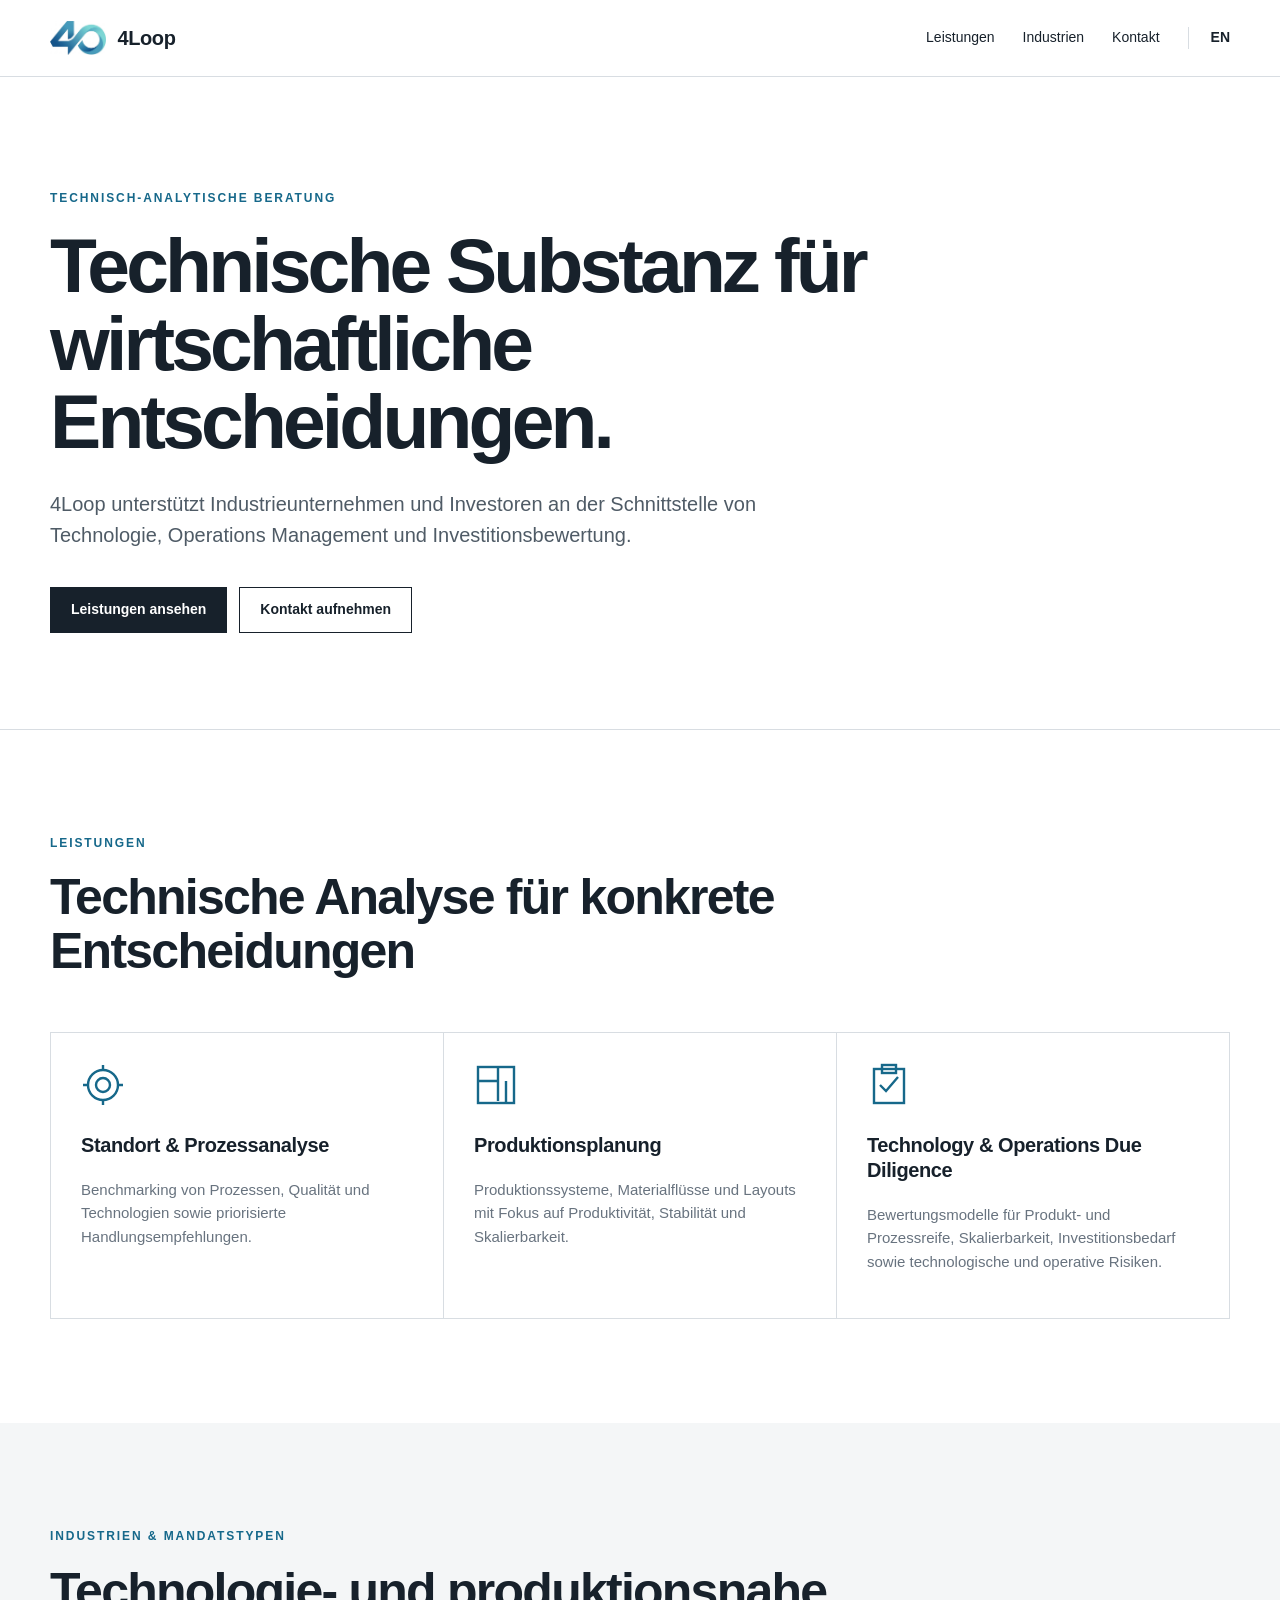
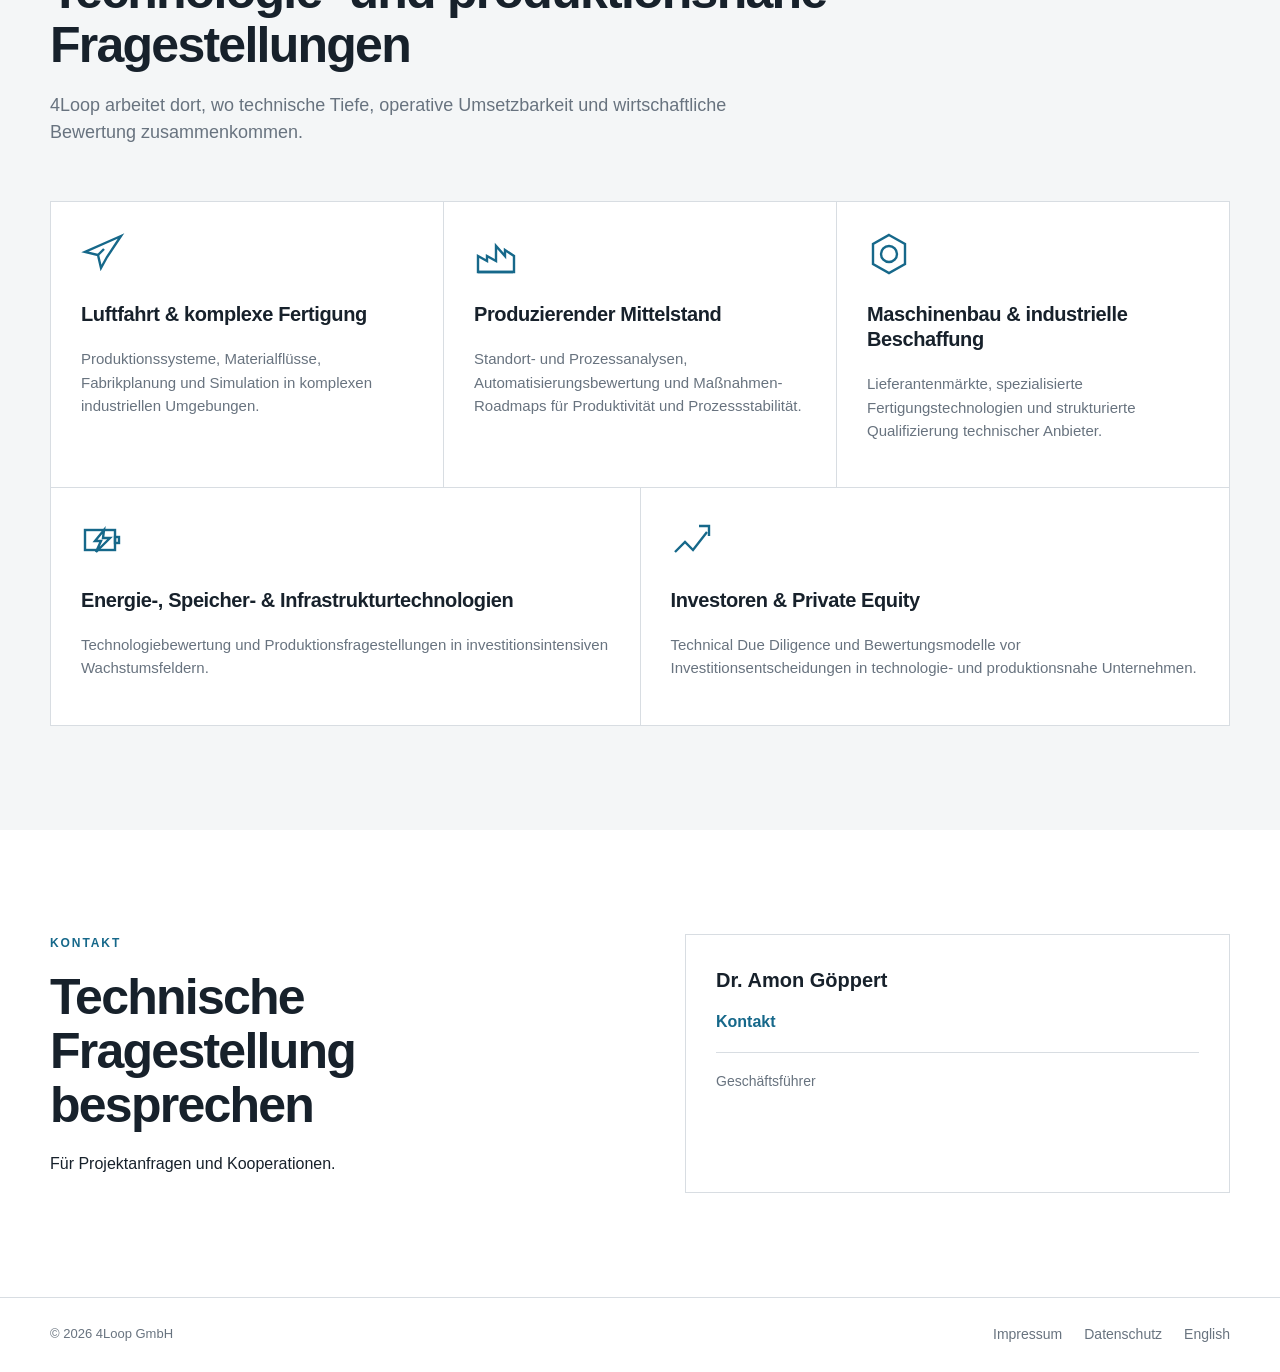
<file: index.html>
<!doctype html>
<html lang="de">
<head>
  <meta charset="utf-8">
  <meta name="viewport" content="width=device-width, initial-scale=1">
  <meta name="description" content="4Loop GmbH – technisch-analytische Beratung für Produktion, Lieferkette, Simulation und Investitionsentscheidungen.">
  <meta name="robots" content="noindex, nofollow">
  <title>4Loop GmbH | Technische Beratung für Produktion und Investitionsentscheidungen</title>
  <link rel="stylesheet" href="styles.css">
</head>
<body>
  <header class="site-header">
    <div class="container header-inner">
      <a class="brand" href="./" aria-label="4Loop Startseite">
        <img class="brand-mark" src="assets/logo.png" alt="4Loop">
        <span class="brand-name">4Loop</span>
      </a>
      <nav class="nav" aria-label="Hauptnavigation">
        <a href="#leistungen">Leistungen</a>
        <a href="#industrien">Industrien</a>
        <a href="#kontakt">Kontakt</a>
        <a class="lang-link" href="en/" lang="en">EN</a>
      </nav>
    </div>
  </header>

  <main>
    <section class="hero">
      <div class="container">
        <p class="eyebrow">Technisch-analytische Beratung</p>
        <h1>Technische Substanz für wirtschaftliche Entscheidungen.</h1>
        <p class="hero-copy">4Loop unterstützt Industrieunternehmen und Investoren an der Schnittstelle von Technologie, Operations Management und Investitionsbewertung.</p>
        <div class="hero-actions">
          <a class="button primary" href="#leistungen">Leistungen ansehen</a>
          <a class="button secondary" href="#kontakt">Kontakt aufnehmen</a>
        </div>
      </div>
    </section>

    <section class="section" id="leistungen">
      <div class="container">
        <div class="section-heading">
          <p class="eyebrow">Leistungen</p>
          <h2>Technische Analyse für konkrete Entscheidungen</h2>
        </div>
        <div class="card-grid services-grid">
          <article class="card">
            <span class="card-icon" aria-hidden="true"><svg viewBox="0 0 44 44" fill="none" stroke="currentColor" stroke-width="2.4"><circle cx="22" cy="22" r="15"/><circle cx="22" cy="22" r="7"/><path d="M22 2v6M22 36v6M2 22h6M36 22h6"/></svg></span>
            <h3>Standort & Prozessanalyse</h3>
            <p>Benchmarking von Prozessen, Qualität und Technologien sowie priorisierte Handlungsempfehlungen.</p>
          </article>
          <article class="card">
            <span class="card-icon" aria-hidden="true"><svg viewBox="0 0 44 44" fill="none" stroke="currentColor" stroke-width="2.4"><rect x="4" y="4" width="36" height="36"/><path d="M4 18h20M24 4v34M32 18v22"/></svg></span>
            <h3>Produktionsplanung</h3>
            <p>Produktionssysteme, Materialflüsse und Layouts mit Fokus auf Produktivität, Stabilität und Skalierbarkeit.</p>
          </article>
          <article class="card">
            <span class="card-icon" aria-hidden="true"><svg viewBox="0 0 44 44" fill="none" stroke="currentColor" stroke-width="2.4"><rect x="7" y="6" width="30" height="34"/><rect x="15" y="2" width="14" height="8"/><path d="M13 22l6 6 12-14"/></svg></span>
            <h3>Technology & Operations Due Diligence</h3>
            <p>Bewertungsmodelle für Produkt- und Prozessreife, Skalierbarkeit, Investitionsbedarf sowie technologische und operative Risiken.</p>
          </article>
        </div>
      </div>
    </section>

    <section class="section section-muted" id="industrien">
      <div class="container">
        <div class="section-heading">
          <p class="eyebrow">Industrien & Mandatstypen</p>
          <h2>Technologie- und produktionsnahe Fragestellungen</h2>
          <p>4Loop arbeitet dort, wo technische Tiefe, operative Umsetzbarkeit und wirtschaftliche Bewertung zusammenkommen.</p>
        </div>
        <div class="industry-grid">
          <article class="industry">
            <span class="card-icon" aria-hidden="true"><svg viewBox="0 0 44 44" fill="none" stroke="currentColor" stroke-width="2.4"><path d="M40 4 4 20l13 3 3 13 6-11z"/><path d="M17 23l6-6"/></svg></span>
            <h3>Luftfahrt & komplexe Fertigung</h3>
            <p>Produktionssysteme, Materialflüsse, Fabrikplanung und Simulation in komplexen industriellen Umgebungen.</p>
          </article>
          <article class="industry">
            <span class="card-icon" aria-hidden="true"><svg viewBox="0 0 44 44" fill="none" stroke="currentColor" stroke-width="2.4"><path d="M4 40V24l9 5v-5l9 5V14l9 10v-6l9 6v16z"/><path d="M4 40h35"/></svg></span>
            <h3>Produzierender Mittelstand</h3>
            <p>Standort- und Prozessanalysen, Automatisierungsbewertung und Maßnahmen-Roadmaps für Produktivität und Prozessstabilität.</p>
          </article>
          <article class="industry">
            <span class="card-icon" aria-hidden="true"><svg viewBox="0 0 44 44" fill="none" stroke="currentColor" stroke-width="2.4"><path d="M22 3 38 12v20L22 41 6 32V12z"/><circle cx="22" cy="22" r="8"/></svg></span>
            <h3>Maschinenbau & industrielle Beschaffung</h3>
            <p>Lieferantenmärkte, spezialisierte Fertigungstechnologien und strukturierte Qualifizierung technischer Anbieter.</p>
          </article>
          <article class="industry">
            <span class="card-icon" aria-hidden="true"><svg viewBox="0 0 44 44" fill="none" stroke="currentColor" stroke-width="2.4"><rect x="4" y="12" width="30" height="20"/><rect x="34" y="19" width="4" height="6"/><path d="M23 12l-9 11h6l-5 11 14-14h-7z"/></svg></span>
            <h3>Energie-, Speicher- & Infrastrukturtechnologien</h3>
            <p>Technologiebewertung und Produktionsfragestellungen in investitionsintensiven Wachstumsfeldern.</p>
          </article>
          <article class="industry">
            <span class="card-icon" aria-hidden="true"><svg viewBox="0 0 44 44" fill="none" stroke="currentColor" stroke-width="2.4"><path d="M4 34l10-10 8 8 14-18"/><path d="M28 8h10v10"/></svg></span>
            <h3>Investoren & Private Equity</h3>
            <p>Technical Due Diligence und Bewertungsmodelle vor Investitionsentscheidungen in technologie- und produktionsnahe Unternehmen.</p>
          </article>
        </div>
      </div>
    </section>

    <section class="section contact-section" id="kontakt">
      <div class="container contact-grid">
        <div>
          <p class="eyebrow">Kontakt</p>
          <h2>Technische Fragestellung besprechen</h2>
          <p>Für Projektanfragen und Kooperationen.</p>
        </div>
        <address class="contact-card">
          <strong>Dr. Amon Göppert</strong>
          <a class="contact-mail" href="mailto:4loop.gmbh@gmail.com">Kontakt</a>
          <span class="contact-meta">Geschäftsführer</span>
          <!-- TODO before go-live: durch offizielle Geschäfts-E-Mail-Adresse ersetzen (aktuell privates Gmail-Postfach als Platzhalter). -->
        </address>
      </div>
    </section>
  </main>

  <footer class="site-footer">
    <div class="container footer-inner">
      <span>© 2026 4Loop GmbH</span>
      <div class="footer-links">
        <a href="impressum.html">Impressum</a>
        <a href="datenschutz.html">Datenschutz</a>
        <a href="en/" lang="en">English</a>
      </div>
    </div>
  </footer>
</body>
</html>
</file>
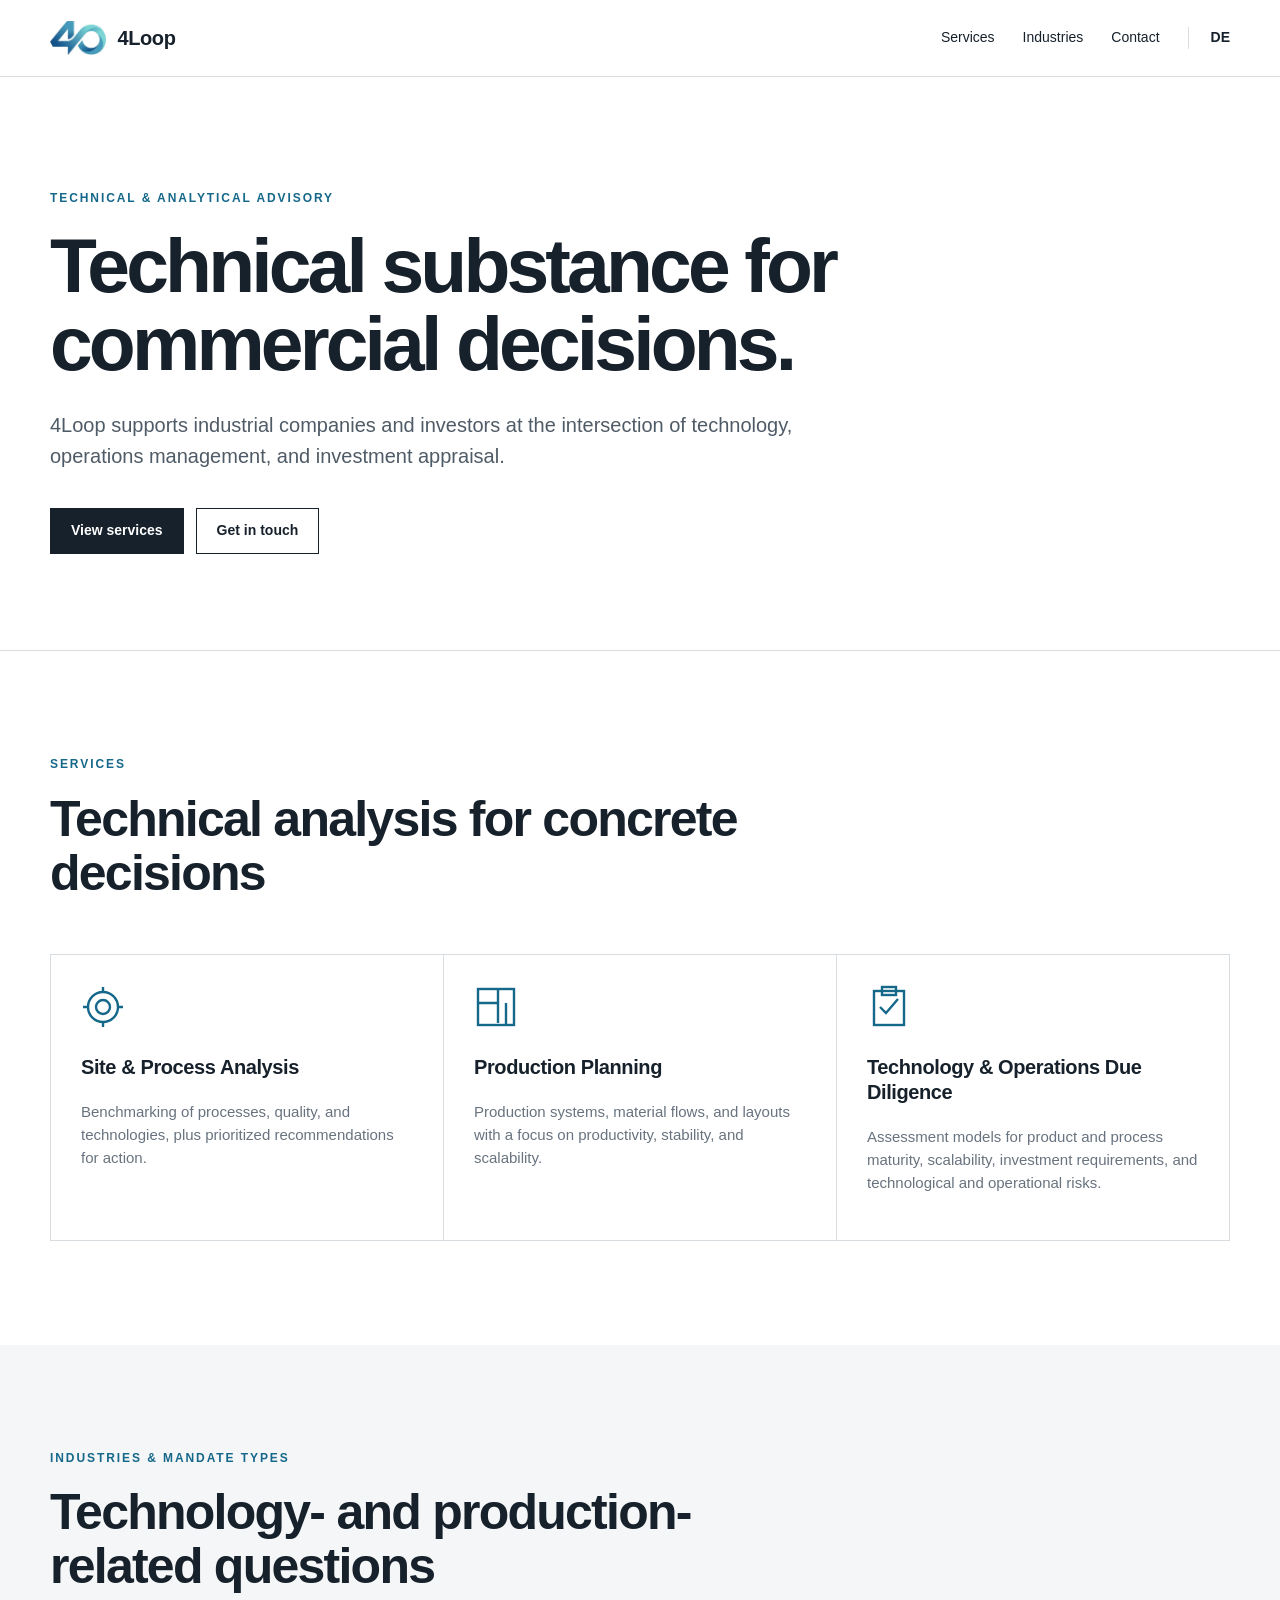
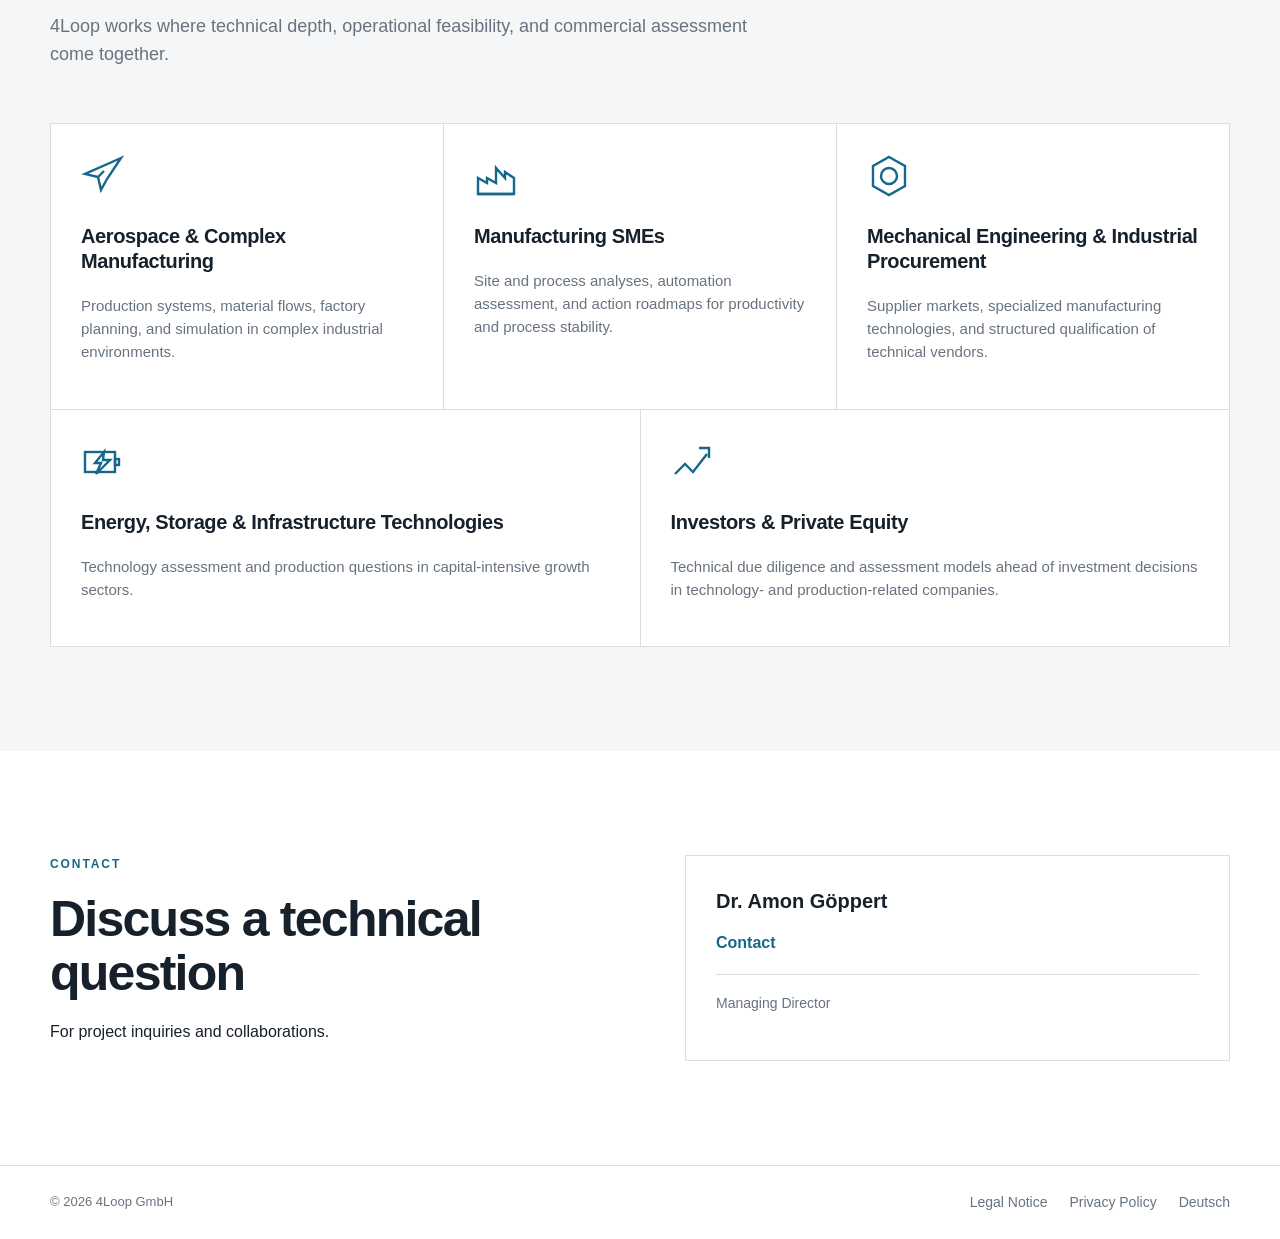
<file: en/index.html>
<!doctype html>
<html lang="en">
<head>
  <meta charset="utf-8">
  <meta name="viewport" content="width=device-width, initial-scale=1">
  <meta name="description" content="4Loop GmbH – technical and analytical advisory for production, operations, and investment decisions.">
  <meta name="robots" content="noindex, nofollow">
  <title>4Loop GmbH | Technical Advisory for Production and Investment Decisions</title>
  <link rel="stylesheet" href="../styles.css">
</head>
<body>
  <header class="site-header">
    <div class="container header-inner">
      <a class="brand" href="./" aria-label="4Loop home">
        <img class="brand-mark" src="../assets/logo.png" alt="4Loop">
        <span class="brand-name">4Loop</span>
      </a>
      <nav class="nav" aria-label="Main navigation">
        <a href="#services">Services</a>
        <a href="#industries">Industries</a>
        <a href="#contact">Contact</a>
        <a class="lang-link" href="../" lang="de">DE</a>
      </nav>
    </div>
  </header>

  <main>
    <section class="hero">
      <div class="container">
        <p class="eyebrow">Technical & Analytical Advisory</p>
        <h1>Technical substance for commercial decisions.</h1>
        <p class="hero-copy">4Loop supports industrial companies and investors at the intersection of technology, operations management, and investment appraisal.</p>
        <div class="hero-actions">
          <a class="button primary" href="#services">View services</a>
          <a class="button secondary" href="#contact">Get in touch</a>
        </div>
      </div>
    </section>

    <section class="section" id="services">
      <div class="container">
        <div class="section-heading">
          <p class="eyebrow">Services</p>
          <h2>Technical analysis for concrete decisions</h2>
        </div>
        <div class="card-grid services-grid">
          <article class="card">
            <span class="card-icon" aria-hidden="true"><svg viewBox="0 0 44 44" fill="none" stroke="currentColor" stroke-width="2.4"><circle cx="22" cy="22" r="15"/><circle cx="22" cy="22" r="7"/><path d="M22 2v6M22 36v6M2 22h6M36 22h6"/></svg></span>
            <h3>Site & Process Analysis</h3>
            <p>Benchmarking of processes, quality, and technologies, plus prioritized recommendations for action.</p>
          </article>
          <article class="card">
            <span class="card-icon" aria-hidden="true"><svg viewBox="0 0 44 44" fill="none" stroke="currentColor" stroke-width="2.4"><rect x="4" y="4" width="36" height="36"/><path d="M4 18h20M24 4v34M32 18v22"/></svg></span>
            <h3>Production Planning</h3>
            <p>Production systems, material flows, and layouts with a focus on productivity, stability, and scalability.</p>
          </article>
          <article class="card">
            <span class="card-icon" aria-hidden="true"><svg viewBox="0 0 44 44" fill="none" stroke="currentColor" stroke-width="2.4"><rect x="7" y="6" width="30" height="34"/><rect x="15" y="2" width="14" height="8"/><path d="M13 22l6 6 12-14"/></svg></span>
            <h3>Technology & Operations Due Diligence</h3>
            <p>Assessment models for product and process maturity, scalability, investment requirements, and technological and operational risks.</p>
          </article>
        </div>
      </div>
    </section>

    <section class="section section-muted" id="industries">
      <div class="container">
        <div class="section-heading">
          <p class="eyebrow">Industries & Mandate Types</p>
          <h2>Technology- and production-related questions</h2>
          <p>4Loop works where technical depth, operational feasibility, and commercial assessment come together.</p>
        </div>
        <div class="industry-grid">
          <article class="industry">
            <span class="card-icon" aria-hidden="true"><svg viewBox="0 0 44 44" fill="none" stroke="currentColor" stroke-width="2.4"><path d="M40 4 4 20l13 3 3 13 6-11z"/><path d="M17 23l6-6"/></svg></span>
            <h3>Aerospace & Complex Manufacturing</h3>
            <p>Production systems, material flows, factory planning, and simulation in complex industrial environments.</p>
          </article>
          <article class="industry">
            <span class="card-icon" aria-hidden="true"><svg viewBox="0 0 44 44" fill="none" stroke="currentColor" stroke-width="2.4"><path d="M4 40V24l9 5v-5l9 5V14l9 10v-6l9 6v16z"/><path d="M4 40h35"/></svg></span>
            <h3>Manufacturing SMEs</h3>
            <p>Site and process analyses, automation assessment, and action roadmaps for productivity and process stability.</p>
          </article>
          <article class="industry">
            <span class="card-icon" aria-hidden="true"><svg viewBox="0 0 44 44" fill="none" stroke="currentColor" stroke-width="2.4"><path d="M22 3 38 12v20L22 41 6 32V12z"/><circle cx="22" cy="22" r="8"/></svg></span>
            <h3>Mechanical Engineering & Industrial Procurement</h3>
            <p>Supplier markets, specialized manufacturing technologies, and structured qualification of technical vendors.</p>
          </article>
          <article class="industry">
            <span class="card-icon" aria-hidden="true"><svg viewBox="0 0 44 44" fill="none" stroke="currentColor" stroke-width="2.4"><rect x="4" y="12" width="30" height="20"/><rect x="34" y="19" width="4" height="6"/><path d="M23 12l-9 11h6l-5 11 14-14h-7z"/></svg></span>
            <h3>Energy, Storage & Infrastructure Technologies</h3>
            <p>Technology assessment and production questions in capital-intensive growth sectors.</p>
          </article>
          <article class="industry">
            <span class="card-icon" aria-hidden="true"><svg viewBox="0 0 44 44" fill="none" stroke="currentColor" stroke-width="2.4"><path d="M4 34l10-10 8 8 14-18"/><path d="M28 8h10v10"/></svg></span>
            <h3>Investors & Private Equity</h3>
            <p>Technical due diligence and assessment models ahead of investment decisions in technology- and production-related companies.</p>
          </article>
        </div>
      </div>
    </section>

    <section class="section contact-section" id="contact">
      <div class="container contact-grid">
        <div>
          <p class="eyebrow">Contact</p>
          <h2>Discuss a technical question</h2>
          <p>For project inquiries and collaborations.</p>
        </div>
        <address class="contact-card">
          <strong>Dr. Amon Göppert</strong>
          <a class="contact-mail" href="mailto:4loop.gmbh@gmail.com">Contact</a>
          <span class="contact-meta">Managing Director</span>
        </address>
      </div>
    </section>
  </main>

  <footer class="site-footer">
    <div class="container footer-inner">
      <span>© 2026 4Loop GmbH</span>
      <div class="footer-links">
        <a href="impressum.html">Legal Notice</a>
        <a href="datenschutz.html">Privacy Policy</a>
        <a href="../" lang="de">Deutsch</a>
      </div>
    </div>
  </footer>
</body>
</html>
</file>
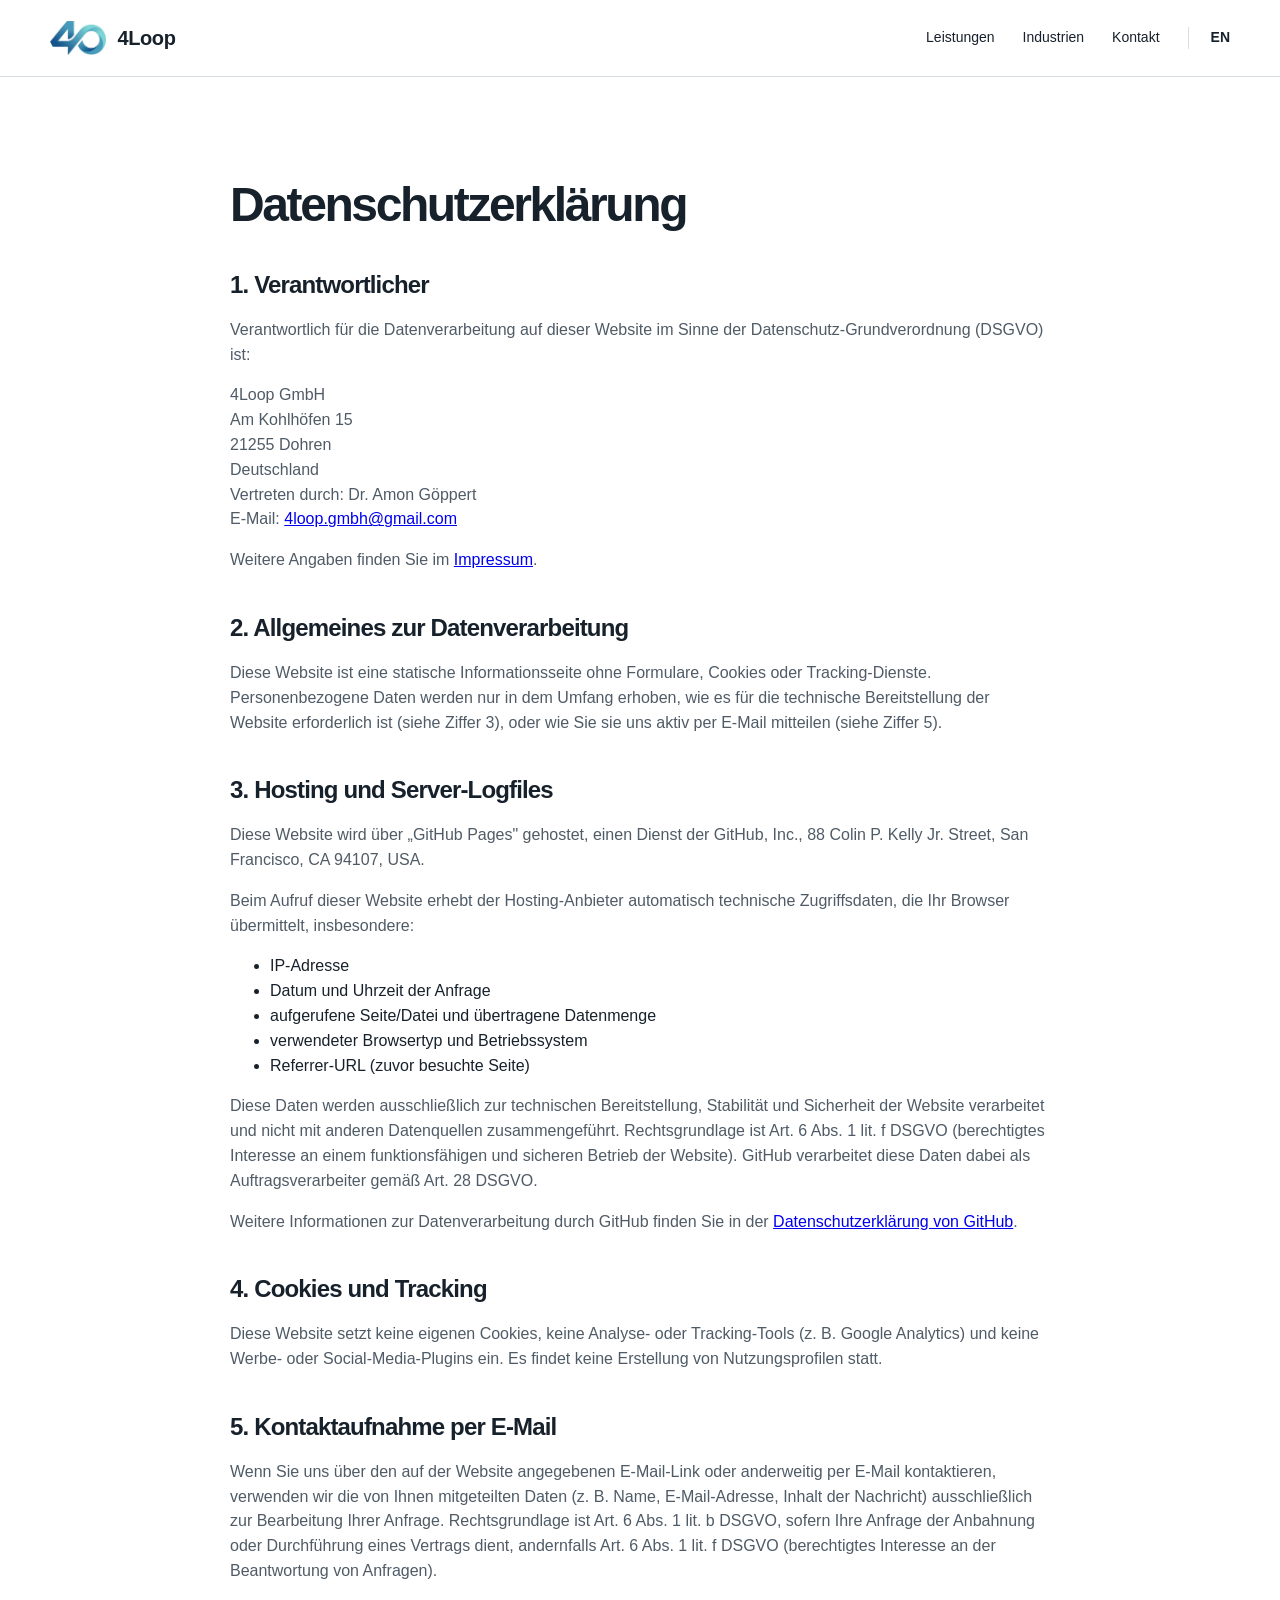
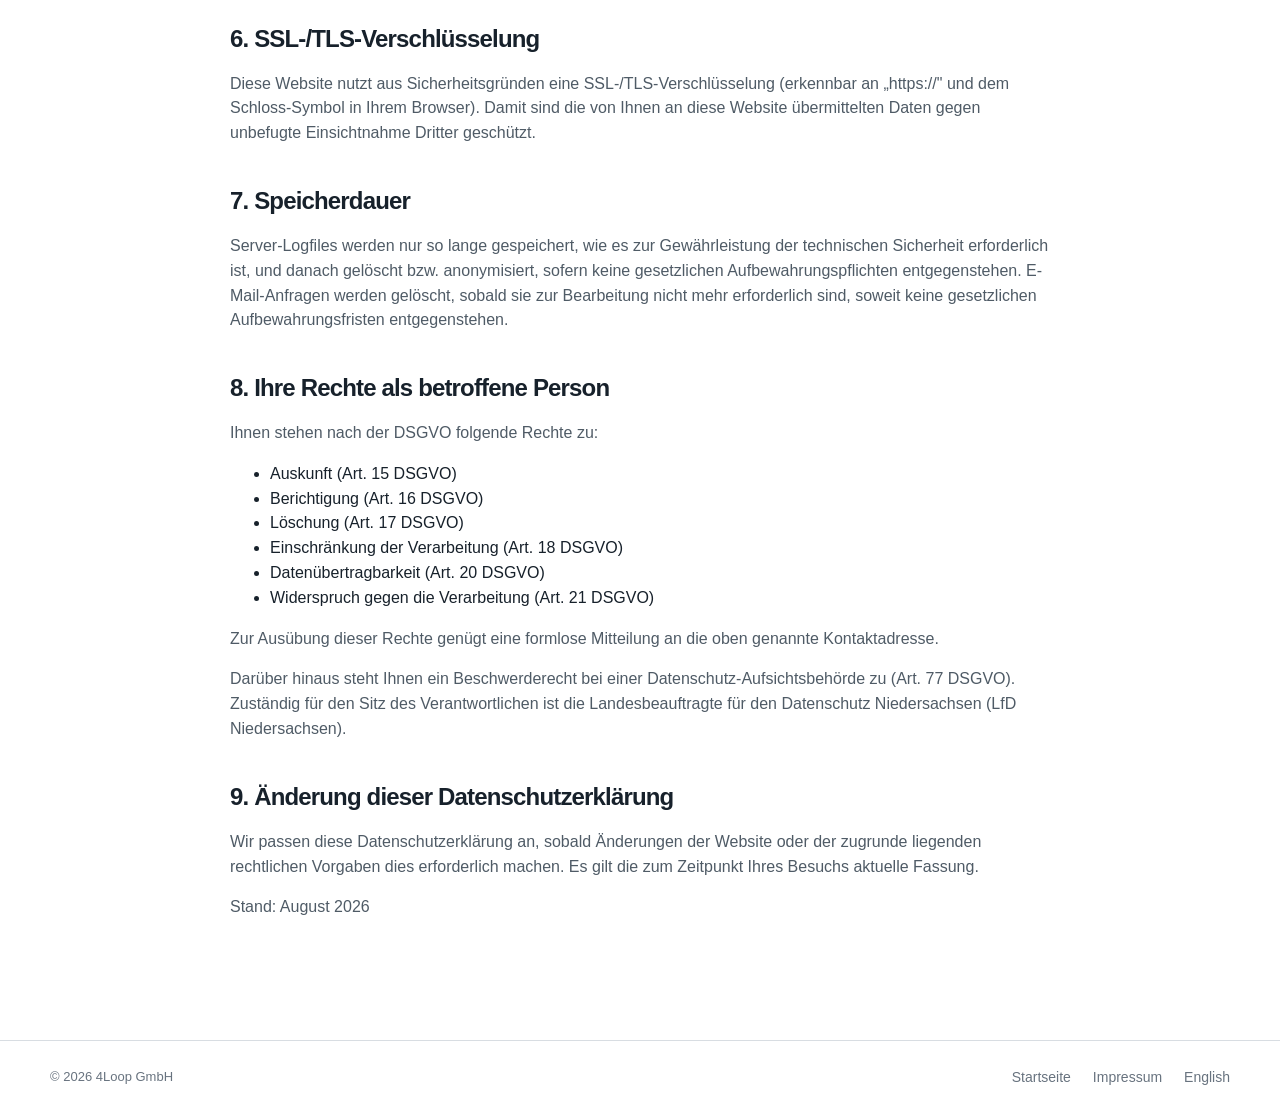
<file: datenschutz.html>
<!doctype html>
<html lang="de">
<head>
  <meta charset="utf-8">
  <meta name="viewport" content="width=device-width, initial-scale=1">
  <meta name="robots" content="noindex, nofollow">
  <title>Datenschutzerklärung | 4Loop GmbH</title>
  <link rel="stylesheet" href="styles.css">
</head>
<body>
  <header class="site-header">
    <div class="container header-inner">
      <a class="brand" href="./" aria-label="4Loop Startseite">
        <img class="brand-mark" src="assets/logo.png" alt="4Loop">
        <span class="brand-name">4Loop</span>
      </a>
      <nav class="nav" aria-label="Hauptnavigation">
        <a href="./#leistungen">Leistungen</a>
        <a href="./#industrien">Industrien</a>
        <a href="./#kontakt">Kontakt</a>
        <a class="lang-link" href="en/" lang="en">EN</a>
      </nav>
    </div>
  </header>

  <main>
    <section class="section">
      <div class="container legal">
        <h1>Datenschutzerklärung</h1>

        <h2>1. Verantwortlicher</h2>
        <p>Verantwortlich für die Datenverarbeitung auf dieser Website im Sinne der Datenschutz-Grundverordnung (DSGVO) ist:</p>
        <p>4Loop GmbH<br>Am Kohlhöfen 15<br>21255 Dohren<br>Deutschland<br>Vertreten durch: Dr. Amon Göppert<br>E-Mail: <a href="mailto:4loop.gmbh@gmail.com">4loop.gmbh@gmail.com</a></p>
        <p>Weitere Angaben finden Sie im <a href="impressum.html">Impressum</a>.</p>

        <h2>2. Allgemeines zur Datenverarbeitung</h2>
        <p>Diese Website ist eine statische Informationsseite ohne Formulare, Cookies oder Tracking-Dienste. Personenbezogene Daten werden nur in dem Umfang erhoben, wie es für die technische Bereitstellung der Website erforderlich ist (siehe Ziffer 3), oder wie Sie sie uns aktiv per E-Mail mitteilen (siehe Ziffer 5).</p>

        <h2>3. Hosting und Server-Logfiles</h2>
        <p>Diese Website wird über „GitHub Pages" gehostet, einen Dienst der GitHub, Inc., 88 Colin P. Kelly Jr. Street, San Francisco, CA 94107, USA.</p>
        <p>Beim Aufruf dieser Website erhebt der Hosting-Anbieter automatisch technische Zugriffsdaten, die Ihr Browser übermittelt, insbesondere:</p>
        <ul>
          <li>IP-Adresse</li>
          <li>Datum und Uhrzeit der Anfrage</li>
          <li>aufgerufene Seite/Datei und übertragene Datenmenge</li>
          <li>verwendeter Browsertyp und Betriebssystem</li>
          <li>Referrer-URL (zuvor besuchte Seite)</li>
        </ul>
        <p>Diese Daten werden ausschließlich zur technischen Bereitstellung, Stabilität und Sicherheit der Website verarbeitet und nicht mit anderen Datenquellen zusammengeführt. Rechtsgrundlage ist Art. 6 Abs. 1 lit. f DSGVO (berechtigtes Interesse an einem funktionsfähigen und sicheren Betrieb der Website). GitHub verarbeitet diese Daten dabei als Auftragsverarbeiter gemäß Art. 28 DSGVO.</p>
        <p>Weitere Informationen zur Datenverarbeitung durch GitHub finden Sie in der <a href="https://docs.github.com/site-policy/privacy-policies/github-privacy-statement" target="_blank" rel="noopener">Datenschutzerklärung von GitHub</a>.</p>

        <h2>4. Cookies und Tracking</h2>
        <p>Diese Website setzt keine eigenen Cookies, keine Analyse- oder Tracking-Tools (z. B. Google Analytics) und keine Werbe- oder Social-Media-Plugins ein. Es findet keine Erstellung von Nutzungsprofilen statt.</p>

        <h2>5. Kontaktaufnahme per E-Mail</h2>
        <p>Wenn Sie uns über den auf der Website angegebenen E-Mail-Link oder anderweitig per E-Mail kontaktieren, verwenden wir die von Ihnen mitgeteilten Daten (z. B. Name, E-Mail-Adresse, Inhalt der Nachricht) ausschließlich zur Bearbeitung Ihrer Anfrage. Rechtsgrundlage ist Art. 6 Abs. 1 lit. b DSGVO, sofern Ihre Anfrage der Anbahnung oder Durchführung eines Vertrags dient, andernfalls Art. 6 Abs. 1 lit. f DSGVO (berechtigtes Interesse an der Beantwortung von Anfragen).</p>

        <h2>6. SSL-/TLS-Verschlüsselung</h2>
        <p>Diese Website nutzt aus Sicherheitsgründen eine SSL-/TLS-Verschlüsselung (erkennbar an „https://" und dem Schloss-Symbol in Ihrem Browser). Damit sind die von Ihnen an diese Website übermittelten Daten gegen unbefugte Einsichtnahme Dritter geschützt.</p>

        <h2>7. Speicherdauer</h2>
        <p>Server-Logfiles werden nur so lange gespeichert, wie es zur Gewährleistung der technischen Sicherheit erforderlich ist, und danach gelöscht bzw. anonymisiert, sofern keine gesetzlichen Aufbewahrungspflichten entgegenstehen. E-Mail-Anfragen werden gelöscht, sobald sie zur Bearbeitung nicht mehr erforderlich sind, soweit keine gesetzlichen Aufbewahrungsfristen entgegenstehen.</p>

        <h2>8. Ihre Rechte als betroffene Person</h2>
        <p>Ihnen stehen nach der DSGVO folgende Rechte zu:</p>
        <ul>
          <li>Auskunft (Art. 15 DSGVO)</li>
          <li>Berichtigung (Art. 16 DSGVO)</li>
          <li>Löschung (Art. 17 DSGVO)</li>
          <li>Einschränkung der Verarbeitung (Art. 18 DSGVO)</li>
          <li>Datenübertragbarkeit (Art. 20 DSGVO)</li>
          <li>Widerspruch gegen die Verarbeitung (Art. 21 DSGVO)</li>
        </ul>
        <p>Zur Ausübung dieser Rechte genügt eine formlose Mitteilung an die oben genannte Kontaktadresse.</p>
        <p>Darüber hinaus steht Ihnen ein Beschwerderecht bei einer Datenschutz-Aufsichtsbehörde zu (Art. 77 DSGVO). Zuständig für den Sitz des Verantwortlichen ist die Landesbeauftragte für den Datenschutz Niedersachsen (LfD Niedersachsen).</p>

        <h2>9. Änderung dieser Datenschutzerklärung</h2>
        <p>Wir passen diese Datenschutzerklärung an, sobald Änderungen der Website oder der zugrunde liegenden rechtlichen Vorgaben dies erforderlich machen. Es gilt die zum Zeitpunkt Ihres Besuchs aktuelle Fassung.</p>
        <p>Stand: August 2026</p>

        <!-- TODO before go-live: rechtliche Prüfung durch Anwalt/Steuerberater empfohlen; bei Ergänzung von Analytics, Newsletter, Formularen o.ä. diese Erklärung entsprechend erweitern. -->
      </div>
    </section>
  </main>

  <footer class="site-footer">
    <div class="container footer-inner">
      <span>© 2026 4Loop GmbH</span>
      <div class="footer-links">
        <a href="./">Startseite</a>
        <a href="impressum.html">Impressum</a>
        <a href="en/" lang="en">English</a>
      </div>
    </div>
  </footer>
</body>
</html>
</file>
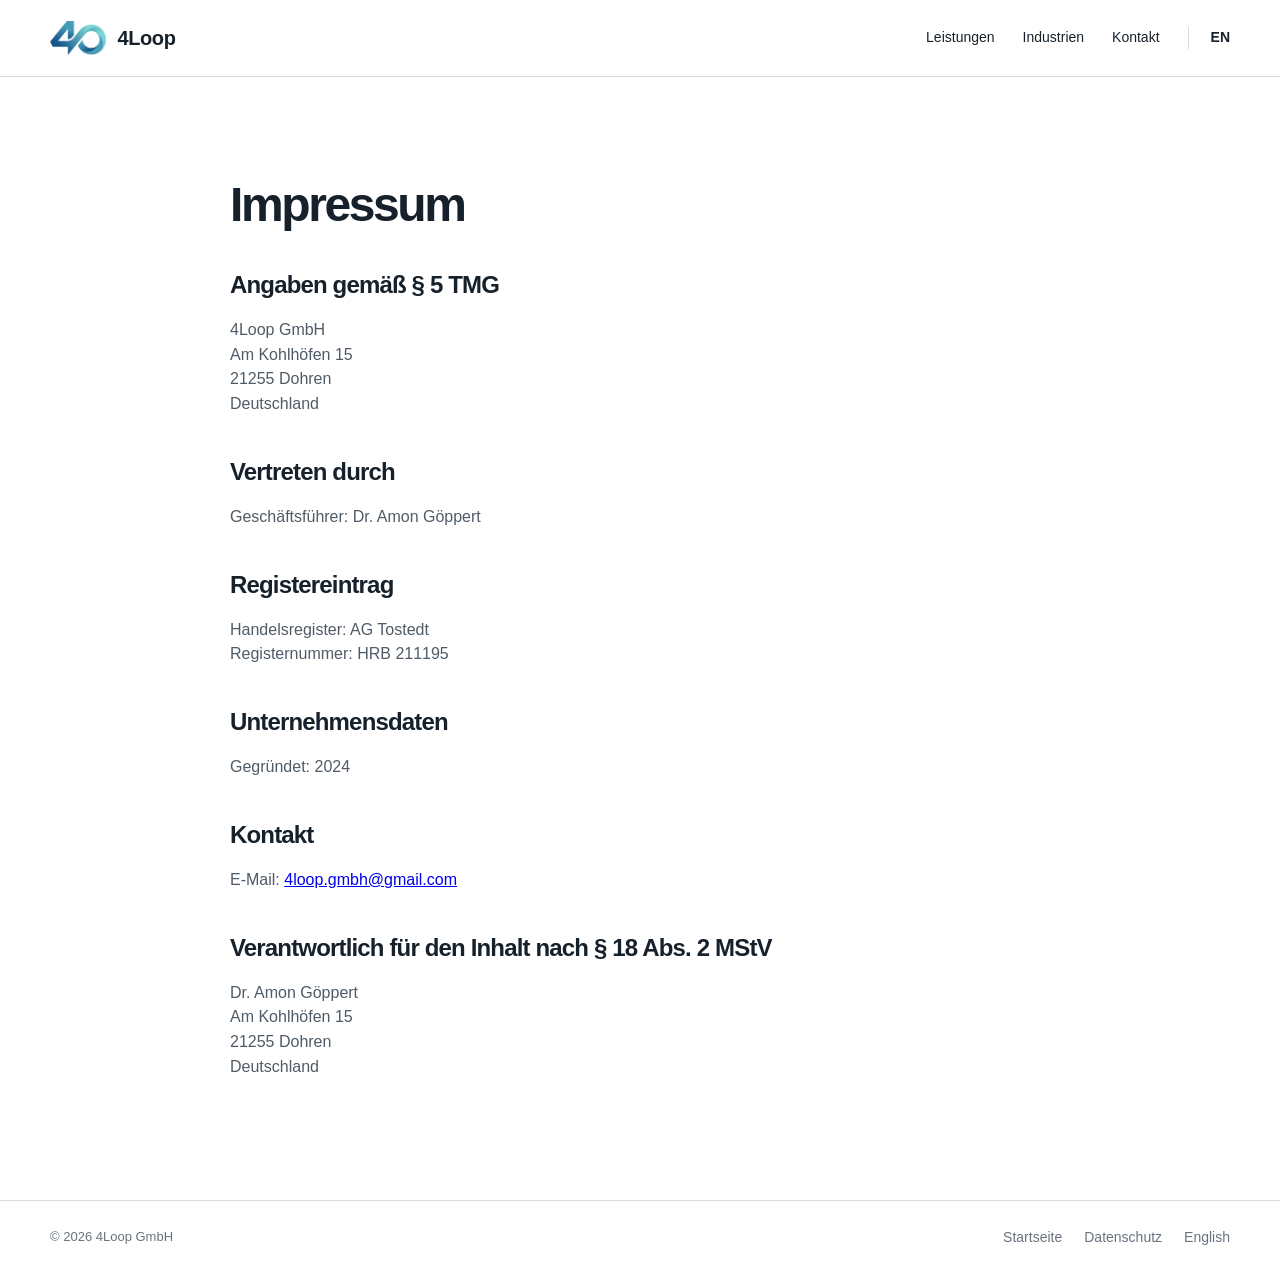
<file: impressum.html>
<!doctype html>
<html lang="de">
<head>
  <meta charset="utf-8">
  <meta name="viewport" content="width=device-width, initial-scale=1">
  <meta name="robots" content="noindex, nofollow">
  <title>Impressum | 4Loop GmbH</title>
  <link rel="stylesheet" href="styles.css">
</head>
<body>
  <header class="site-header">
    <div class="container header-inner">
      <a class="brand" href="./" aria-label="4Loop Startseite">
        <img class="brand-mark" src="assets/logo.png" alt="4Loop">
        <span class="brand-name">4Loop</span>
      </a>
      <nav class="nav" aria-label="Hauptnavigation">
        <a href="./#leistungen">Leistungen</a>
        <a href="./#industrien">Industrien</a>
        <a href="./#kontakt">Kontakt</a>
        <a class="lang-link" href="en/" lang="en">EN</a>
      </nav>
    </div>
  </header>

  <main>
    <section class="section">
      <div class="container legal">
        <h1>Impressum</h1>

        <h2>Angaben gemäß § 5 TMG</h2>
        <p>4Loop GmbH<br>Am Kohlhöfen 15<br>21255 Dohren<br>Deutschland</p>

        <h2>Vertreten durch</h2>
        <p>Geschäftsführer: Dr. Amon Göppert</p>

        <h2>Registereintrag</h2>
        <p>Handelsregister: AG Tostedt<br>Registernummer: HRB 211195</p>

        <h2>Unternehmensdaten</h2>
        <p>Gegründet: 2024</p>

        <h2>Kontakt</h2>
        <p>E-Mail: <a href="mailto:4loop.gmbh@gmail.com">4loop.gmbh@gmail.com</a></p>
        <!-- TODO before go-live: durch offizielle Geschäfts-E-Mail-Adresse ersetzen (aktuell privates Gmail-Postfach als Platzhalter); Telefonnummer ergänzen. -->
        <!-- TODO before go-live: add Umsatzsteuer-ID (§ 27a UStG), falls vorhanden. -->

        <h2>Verantwortlich für den Inhalt nach § 18 Abs. 2 MStV</h2>
        <p>Dr. Amon Göppert<br>Am Kohlhöfen 15<br>21255 Dohren<br>Deutschland</p>
      </div>
    </section>
  </main>

  <footer class="site-footer">
    <div class="container footer-inner">
      <span>© 2026 4Loop GmbH</span>
      <div class="footer-links">
        <a href="./">Startseite</a>
        <a href="datenschutz.html">Datenschutz</a>
        <a href="en/" lang="en">English</a>
      </div>
    </div>
  </footer>
</body>
</html>
</file>
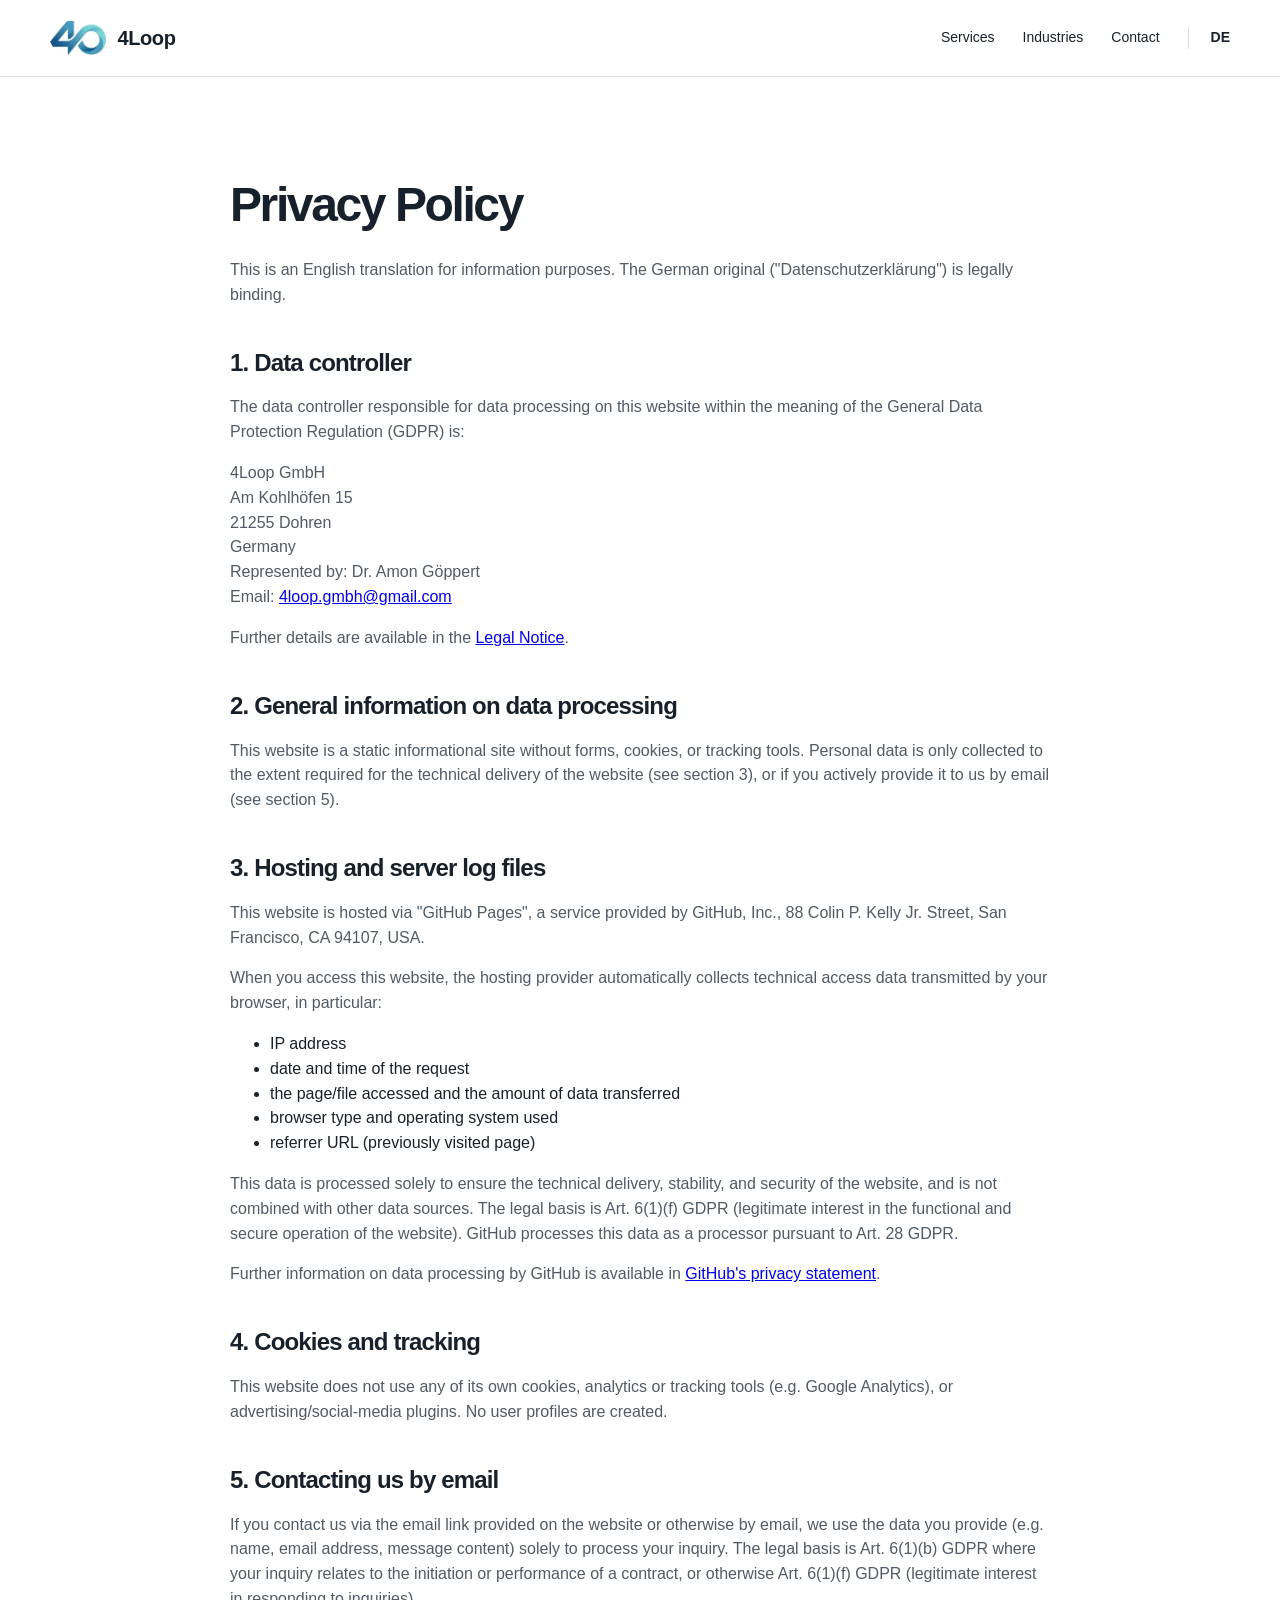
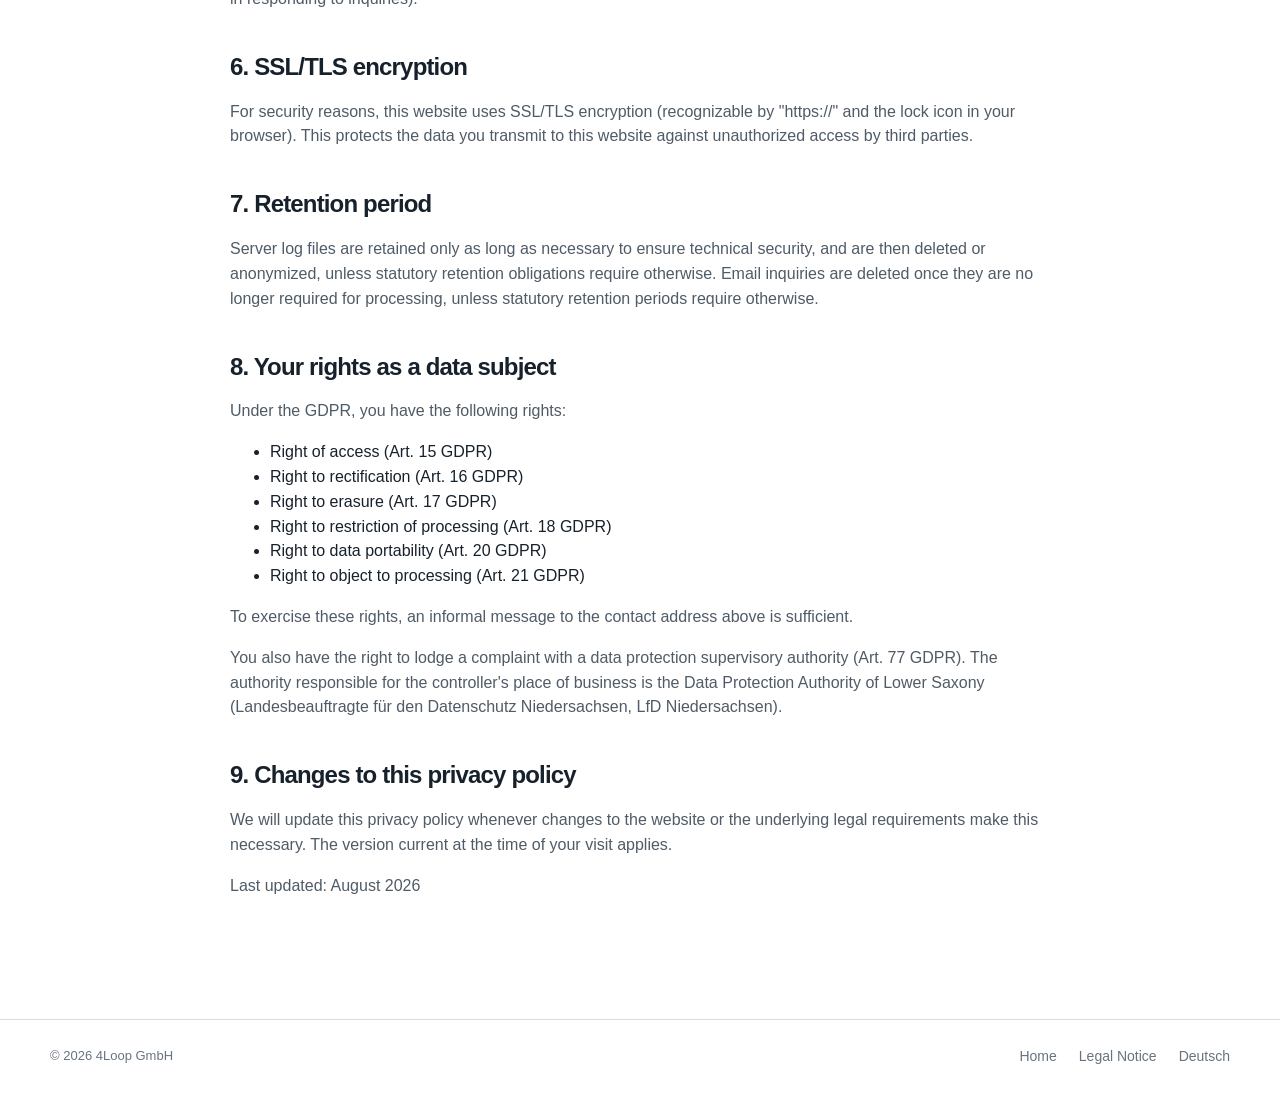
<file: en/datenschutz.html>
<!doctype html>
<html lang="en">
<head>
  <meta charset="utf-8">
  <meta name="viewport" content="width=device-width, initial-scale=1">
  <meta name="robots" content="noindex, nofollow">
  <title>Privacy Policy | 4Loop GmbH</title>
  <link rel="stylesheet" href="../styles.css">
</head>
<body>
  <header class="site-header">
    <div class="container header-inner">
      <a class="brand" href="./" aria-label="4Loop home">
        <img class="brand-mark" src="../assets/logo.png" alt="4Loop">
        <span class="brand-name">4Loop</span>
      </a>
      <nav class="nav" aria-label="Main navigation">
        <a href="./#services">Services</a>
        <a href="./#industries">Industries</a>
        <a href="./#contact">Contact</a>
        <a class="lang-link" href="../" lang="de">DE</a>
      </nav>
    </div>
  </header>

  <main>
    <section class="section">
      <div class="container legal">
        <h1>Privacy Policy</h1>
        <p>This is an English translation for information purposes. The German original ("Datenschutzerklärung") is legally binding.</p>

        <h2>1. Data controller</h2>
        <p>The data controller responsible for data processing on this website within the meaning of the General Data Protection Regulation (GDPR) is:</p>
        <p>4Loop GmbH<br>Am Kohlhöfen 15<br>21255 Dohren<br>Germany<br>Represented by: Dr. Amon Göppert<br>Email: <a href="mailto:4loop.gmbh@gmail.com">4loop.gmbh@gmail.com</a></p>
        <p>Further details are available in the <a href="impressum.html">Legal Notice</a>.</p>

        <h2>2. General information on data processing</h2>
        <p>This website is a static informational site without forms, cookies, or tracking tools. Personal data is only collected to the extent required for the technical delivery of the website (see section 3), or if you actively provide it to us by email (see section 5).</p>

        <h2>3. Hosting and server log files</h2>
        <p>This website is hosted via "GitHub Pages", a service provided by GitHub, Inc., 88 Colin P. Kelly Jr. Street, San Francisco, CA 94107, USA.</p>
        <p>When you access this website, the hosting provider automatically collects technical access data transmitted by your browser, in particular:</p>
        <ul>
          <li>IP address</li>
          <li>date and time of the request</li>
          <li>the page/file accessed and the amount of data transferred</li>
          <li>browser type and operating system used</li>
          <li>referrer URL (previously visited page)</li>
        </ul>
        <p>This data is processed solely to ensure the technical delivery, stability, and security of the website, and is not combined with other data sources. The legal basis is Art. 6(1)(f) GDPR (legitimate interest in the functional and secure operation of the website). GitHub processes this data as a processor pursuant to Art. 28 GDPR.</p>
        <p>Further information on data processing by GitHub is available in <a href="https://docs.github.com/site-policy/privacy-policies/github-privacy-statement" target="_blank" rel="noopener">GitHub's privacy statement</a>.</p>

        <h2>4. Cookies and tracking</h2>
        <p>This website does not use any of its own cookies, analytics or tracking tools (e.g. Google Analytics), or advertising/social-media plugins. No user profiles are created.</p>

        <h2>5. Contacting us by email</h2>
        <p>If you contact us via the email link provided on the website or otherwise by email, we use the data you provide (e.g. name, email address, message content) solely to process your inquiry. The legal basis is Art. 6(1)(b) GDPR where your inquiry relates to the initiation or performance of a contract, or otherwise Art. 6(1)(f) GDPR (legitimate interest in responding to inquiries).</p>

        <h2>6. SSL/TLS encryption</h2>
        <p>For security reasons, this website uses SSL/TLS encryption (recognizable by "https://" and the lock icon in your browser). This protects the data you transmit to this website against unauthorized access by third parties.</p>

        <h2>7. Retention period</h2>
        <p>Server log files are retained only as long as necessary to ensure technical security, and are then deleted or anonymized, unless statutory retention obligations require otherwise. Email inquiries are deleted once they are no longer required for processing, unless statutory retention periods require otherwise.</p>

        <h2>8. Your rights as a data subject</h2>
        <p>Under the GDPR, you have the following rights:</p>
        <ul>
          <li>Right of access (Art. 15 GDPR)</li>
          <li>Right to rectification (Art. 16 GDPR)</li>
          <li>Right to erasure (Art. 17 GDPR)</li>
          <li>Right to restriction of processing (Art. 18 GDPR)</li>
          <li>Right to data portability (Art. 20 GDPR)</li>
          <li>Right to object to processing (Art. 21 GDPR)</li>
        </ul>
        <p>To exercise these rights, an informal message to the contact address above is sufficient.</p>
        <p>You also have the right to lodge a complaint with a data protection supervisory authority (Art. 77 GDPR). The authority responsible for the controller's place of business is the Data Protection Authority of Lower Saxony (Landesbeauftragte für den Datenschutz Niedersachsen, LfD Niedersachsen).</p>

        <h2>9. Changes to this privacy policy</h2>
        <p>We will update this privacy policy whenever changes to the website or the underlying legal requirements make this necessary. The version current at the time of your visit applies.</p>
        <p>Last updated: August 2026</p>
      </div>
    </section>
  </main>

  <footer class="site-footer">
    <div class="container footer-inner">
      <span>© 2026 4Loop GmbH</span>
      <div class="footer-links">
        <a href="./">Home</a>
        <a href="impressum.html">Legal Notice</a>
        <a href="../" lang="de">Deutsch</a>
      </div>
    </div>
  </footer>
</body>
</html>
</file>
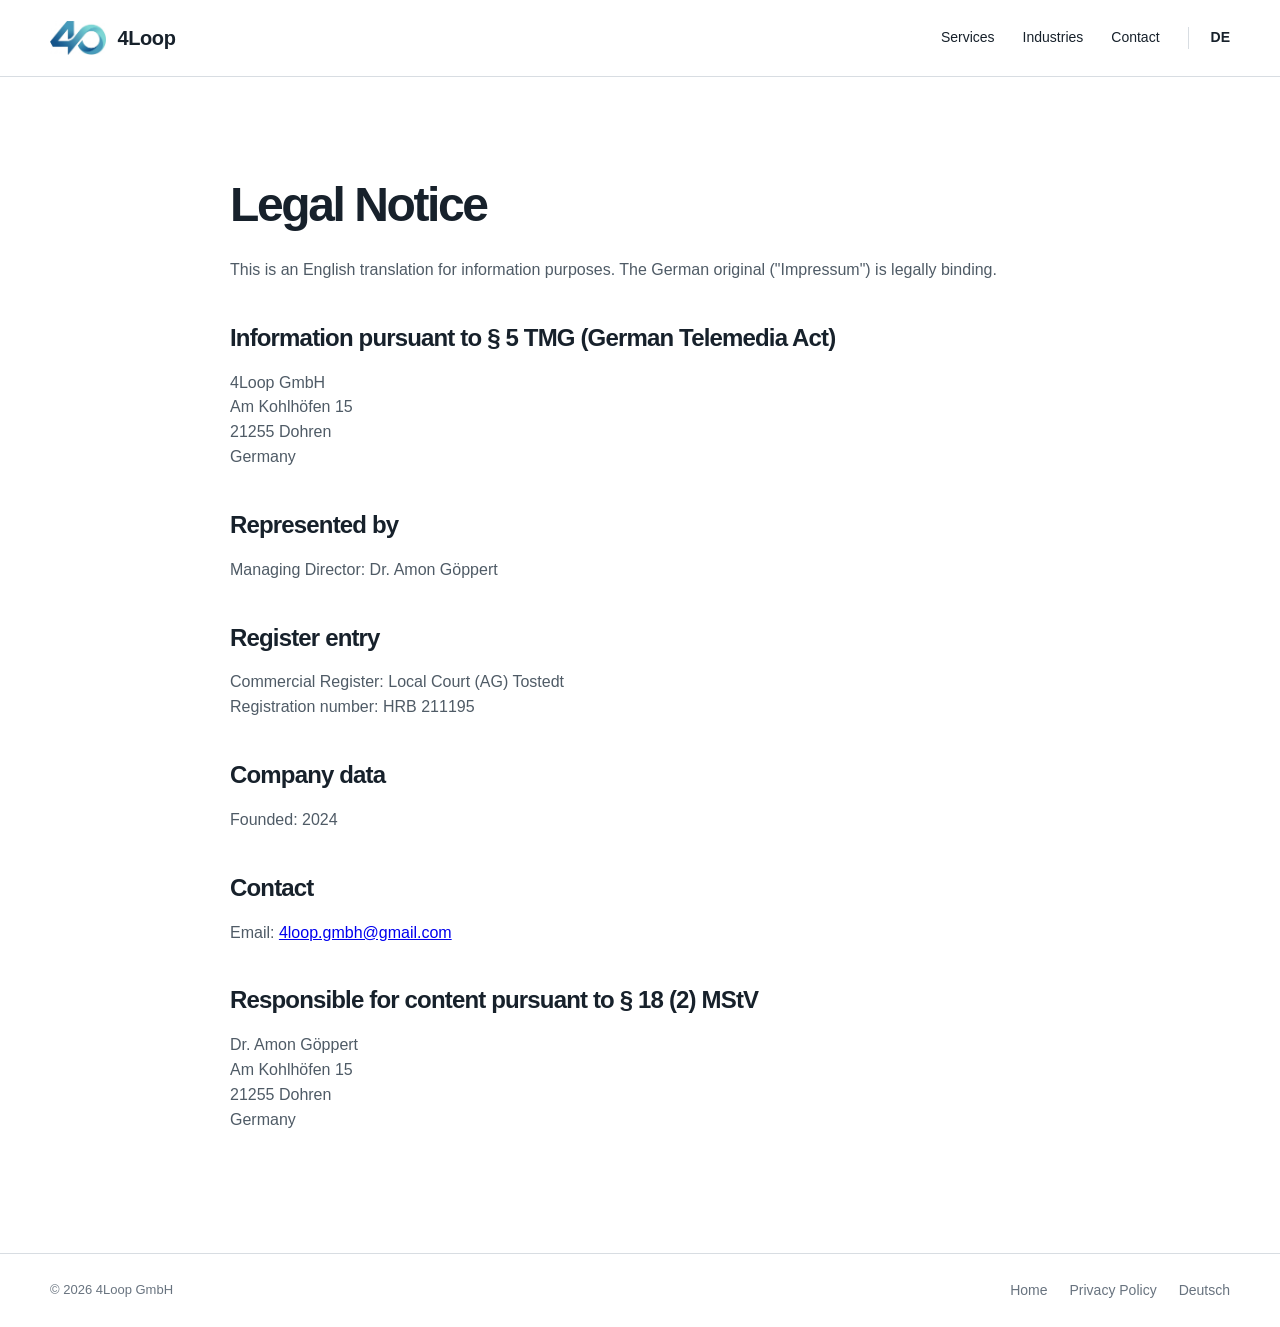
<file: en/impressum.html>
<!doctype html>
<html lang="en">
<head>
  <meta charset="utf-8">
  <meta name="viewport" content="width=device-width, initial-scale=1">
  <meta name="robots" content="noindex, nofollow">
  <title>Legal Notice | 4Loop GmbH</title>
  <link rel="stylesheet" href="../styles.css">
</head>
<body>
  <header class="site-header">
    <div class="container header-inner">
      <a class="brand" href="./" aria-label="4Loop home">
        <img class="brand-mark" src="../assets/logo.png" alt="4Loop">
        <span class="brand-name">4Loop</span>
      </a>
      <nav class="nav" aria-label="Main navigation">
        <a href="./#services">Services</a>
        <a href="./#industries">Industries</a>
        <a href="./#contact">Contact</a>
        <a class="lang-link" href="../" lang="de">DE</a>
      </nav>
    </div>
  </header>

  <main>
    <section class="section">
      <div class="container legal">
        <h1>Legal Notice</h1>
        <p>This is an English translation for information purposes. The German original ("Impressum") is legally binding.</p>

        <h2>Information pursuant to § 5 TMG (German Telemedia Act)</h2>
        <p>4Loop GmbH<br>Am Kohlhöfen 15<br>21255 Dohren<br>Germany</p>

        <h2>Represented by</h2>
        <p>Managing Director: Dr. Amon Göppert</p>

        <h2>Register entry</h2>
        <p>Commercial Register: Local Court (AG) Tostedt<br>Registration number: HRB 211195</p>

        <h2>Company data</h2>
        <p>Founded: 2024</p>

        <h2>Contact</h2>
        <p>Email: <a href="mailto:4loop.gmbh@gmail.com">4loop.gmbh@gmail.com</a></p>

        <h2>Responsible for content pursuant to § 18 (2) MStV</h2>
        <p>Dr. Amon Göppert<br>Am Kohlhöfen 15<br>21255 Dohren<br>Germany</p>
      </div>
    </section>
  </main>

  <footer class="site-footer">
    <div class="container footer-inner">
      <span>© 2026 4Loop GmbH</span>
      <div class="footer-links">
        <a href="./">Home</a>
        <a href="datenschutz.html">Privacy Policy</a>
        <a href="../" lang="de">Deutsch</a>
      </div>
    </div>
  </footer>
</body>
</html>
</file>
<file: styles.css>
:root{--ink:#17212b;--muted:#68737f;--line:#d8dde2;--paper:#fff;--soft:#f4f6f7;--accent:#16688a;--dark:#101820;--max:1180px}*{box-sizing:border-box}html{scroll-behavior:smooth}body{margin:0;font-family:Inter,ui-sans-serif,-apple-system,BlinkMacSystemFont,"Segoe UI",Helvetica,Arial,sans-serif;color:var(--ink);background:var(--paper);line-height:1.55}.container{width:min(calc(100% - 48px),var(--max));margin:auto}.site-header{position:sticky;top:0;z-index:10;background:rgba(255,255,255,.96);border-bottom:1px solid var(--line);backdrop-filter:blur(10px)}.header-inner{height:76px;display:flex;align-items:center;justify-content:space-between}.brand{display:flex;align-items:center;gap:11px;color:var(--ink);text-decoration:none}.brand-mark{display:block;height:34px;width:auto}.brand-name{font-size:20px;font-weight:750;letter-spacing:-.02em}.nav{display:flex;align-items:center;gap:28px}.nav a,.footer-links a{color:inherit;text-decoration:none;font-size:14px}.nav a:hover,.footer-links a:hover{color:var(--accent)}.lang-link{padding-left:22px;border-left:1px solid var(--line);font-weight:700}.hero{padding:112px 0 96px;border-bottom:1px solid var(--line)}.eyebrow{margin:0 0 18px;text-transform:uppercase;letter-spacing:.16em;font-size:12px;font-weight:800;color:var(--accent)}h1,h2,h3,p{margin-top:0}h1{font-size:clamp(48px,6vw,78px);line-height:1.02;letter-spacing:-.05em;max-width:850px;margin-bottom:28px}h2{font-size:clamp(34px,4vw,50px);line-height:1.08;letter-spacing:-.035em;margin-bottom:20px}h3{font-size:20px;line-height:1.25;letter-spacing:-.02em}.hero-copy{max-width:750px;font-size:20px;color:#4f5b66}.hero-actions{display:flex;gap:12px;margin-top:36px}.button{display:inline-flex;align-items:center;justify-content:center;min-height:46px;padding:0 20px;border:1px solid var(--ink);text-decoration:none;font-size:14px;font-weight:700}.button.primary{background:var(--ink);color:#fff}.button.primary:hover{background:var(--accent);border-color:var(--accent)}.button.secondary{color:var(--ink);background:#fff}.section{padding:104px 0}.section-muted{background:var(--soft)}.section-heading{max-width:780px;margin-bottom:54px}.section-heading>p:last-child{font-size:18px;color:var(--muted);max-width:700px}.card-grid{display:grid;grid-template-columns:repeat(3,1fr);border-top:1px solid var(--line);border-left:1px solid var(--line)}.card{min-height:250px;padding:30px;border-right:1px solid var(--line);border-bottom:1px solid var(--line)}.card p,.industry p{color:var(--muted);font-size:15px}.industry-grid{display:grid;grid-template-columns:repeat(6,1fr);gap:1px;background:var(--line);border:1px solid var(--line)}.industry{grid-column:span 2;background:var(--paper);padding:30px;min-height:220px}.industry:nth-child(4),.industry:nth-child(5){grid-column:span 3}.card-icon{display:block;width:44px;height:44px;color:var(--accent)}.card-icon svg{width:100%;height:100%}.card h3,.industry h3{margin-top:26px}.contact-grid{display:grid;grid-template-columns:1fr 1fr;gap:90px}.contact-card{font-style:normal;display:flex;flex-direction:column;padding:30px;border:1px solid var(--line);font-size:16px}.contact-card strong{font-size:20px;margin-bottom:14px}.contact-mail{color:var(--accent);font-weight:700;text-decoration:none}.contact-mail:hover{text-decoration:underline}.contact-meta{margin-top:18px;padding-top:18px;border-top:1px solid var(--line);color:var(--muted);font-size:14px}.site-footer{border-top:1px solid var(--line);padding:26px 0;color:var(--muted)}.footer-inner{display:flex;justify-content:space-between;font-size:13px}.footer-links{display:flex;gap:22px}.legal{max-width:820px}.legal h1{font-size:48px}.legal h2{font-size:24px;margin-top:42px}.legal p{color:#4f5b66}@media(max-width:900px){.nav a:not(.lang-link){display:none}.contact-grid{grid-template-columns:1fr;gap:50px}.card-grid{grid-template-columns:1fr 1fr}.industry-grid{grid-template-columns:repeat(4,1fr)}.industry,.industry:nth-child(4){grid-column:span 2}.industry:nth-child(5){grid-column:1/-1}.hero{padding-top:80px}}@media(max-width:600px){.container{width:min(calc(100% - 30px),var(--max))}.header-inner{height:66px}.hero{padding:64px 0}.section{padding:72px 0}.card-grid{grid-template-columns:1fr}.industry-grid{grid-template-columns:1fr}.industry,.industry:nth-child(4),.industry:nth-child(5){grid-column:span 1}h1{font-size:46px}.hero-actions{flex-direction:column;align-items:stretch}.footer-inner{gap:20px;flex-direction:column}}
</file>
